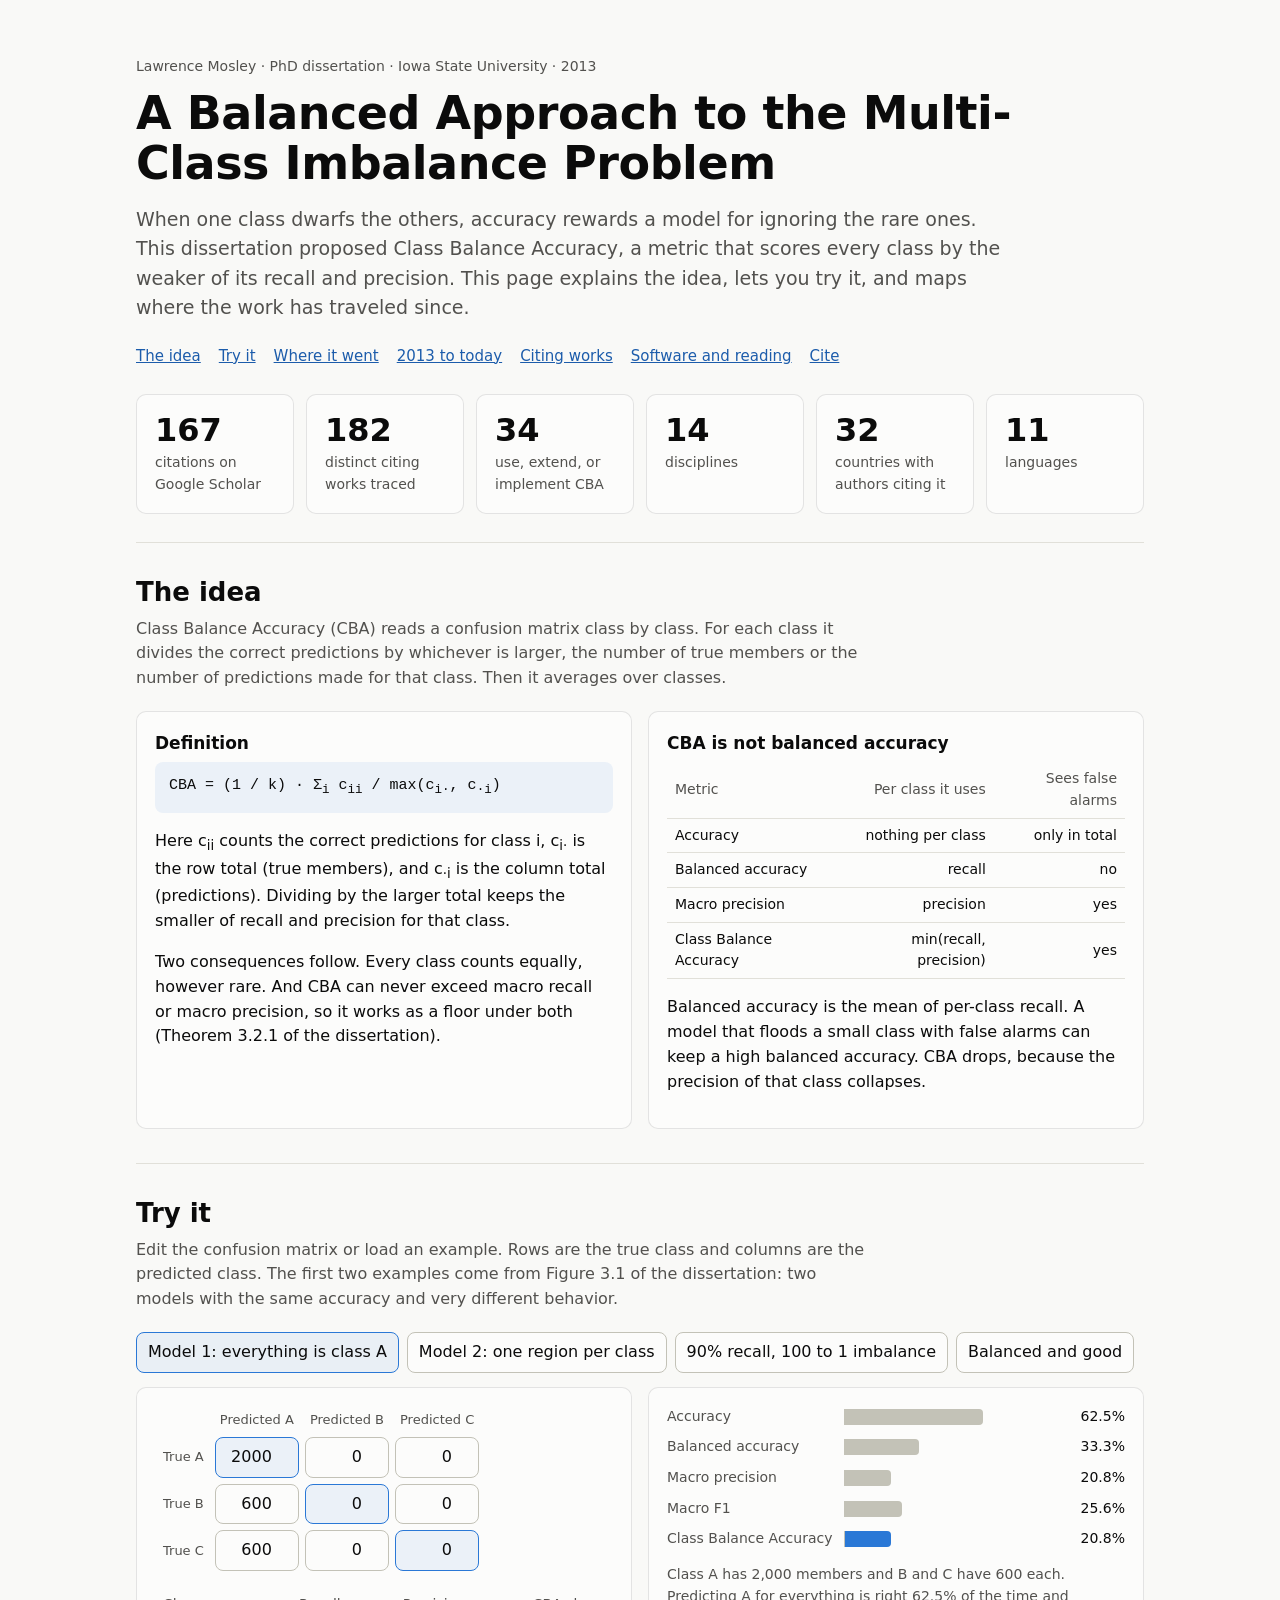
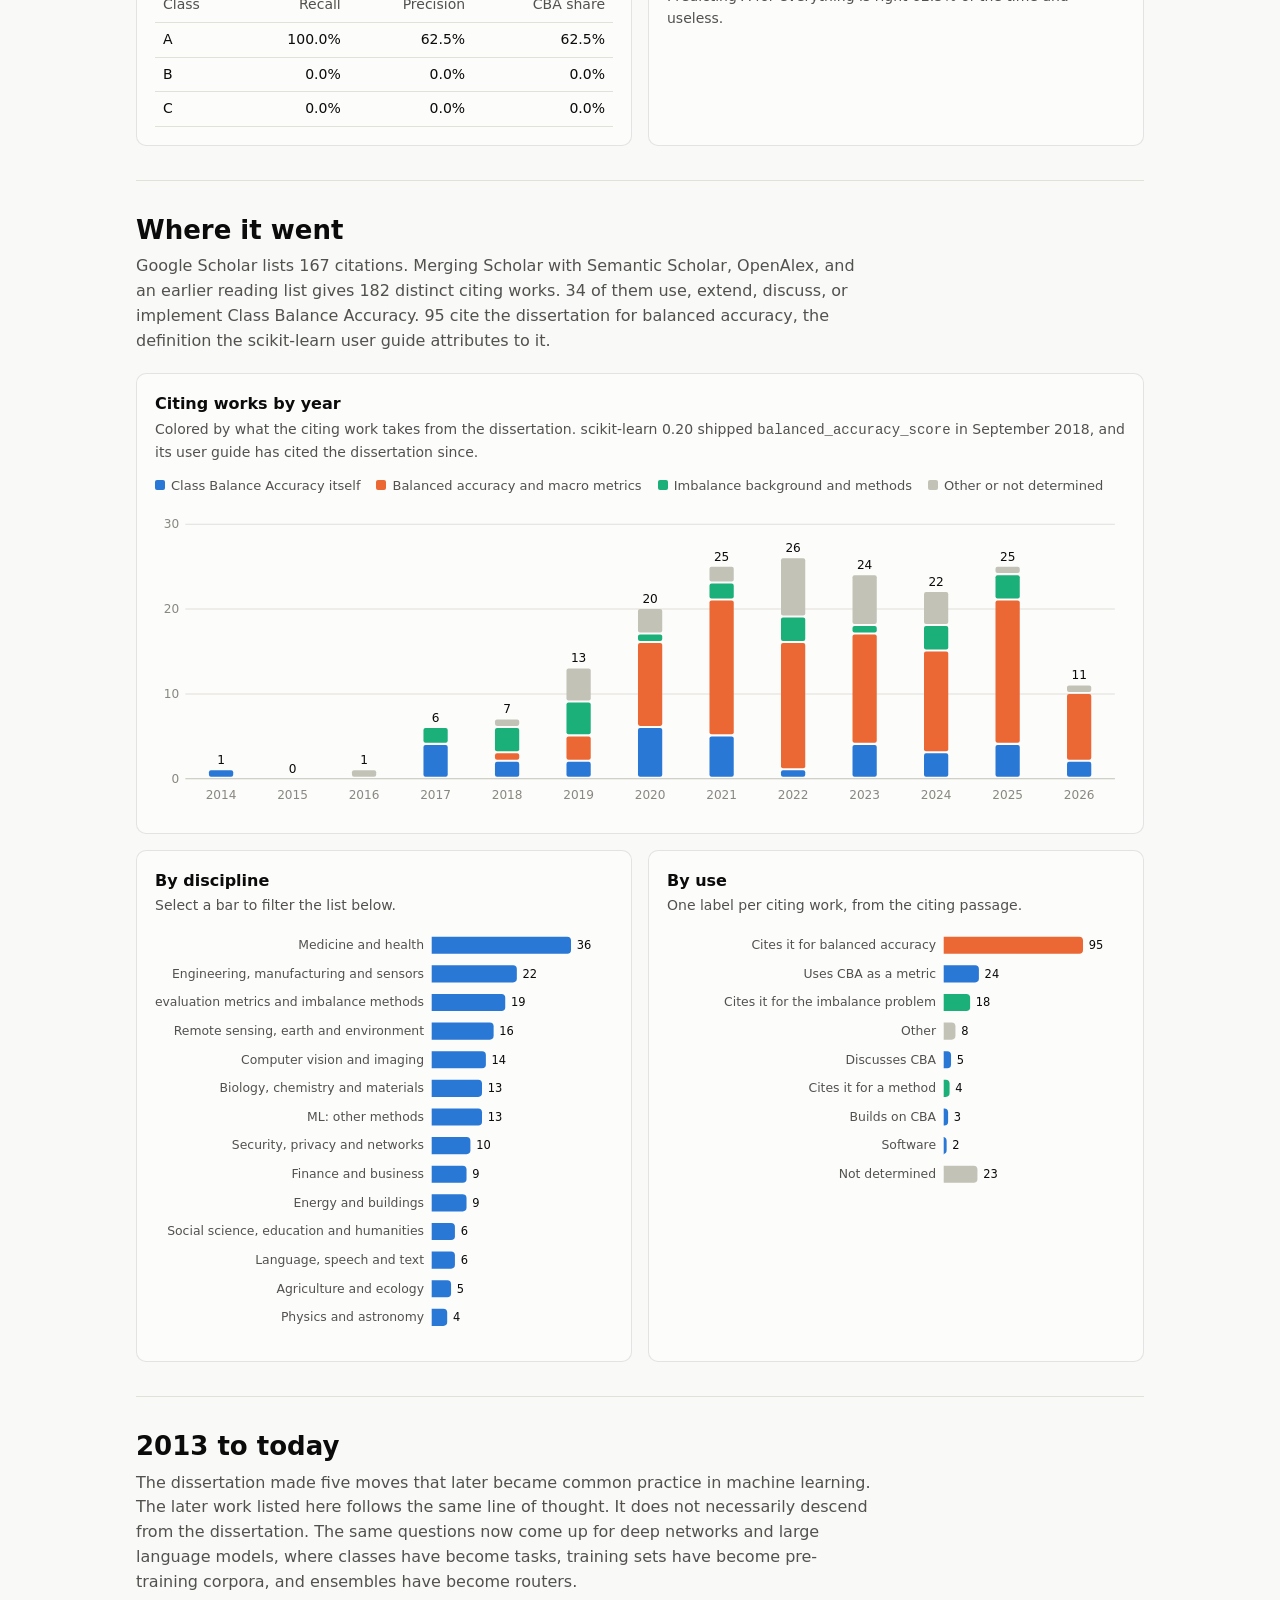
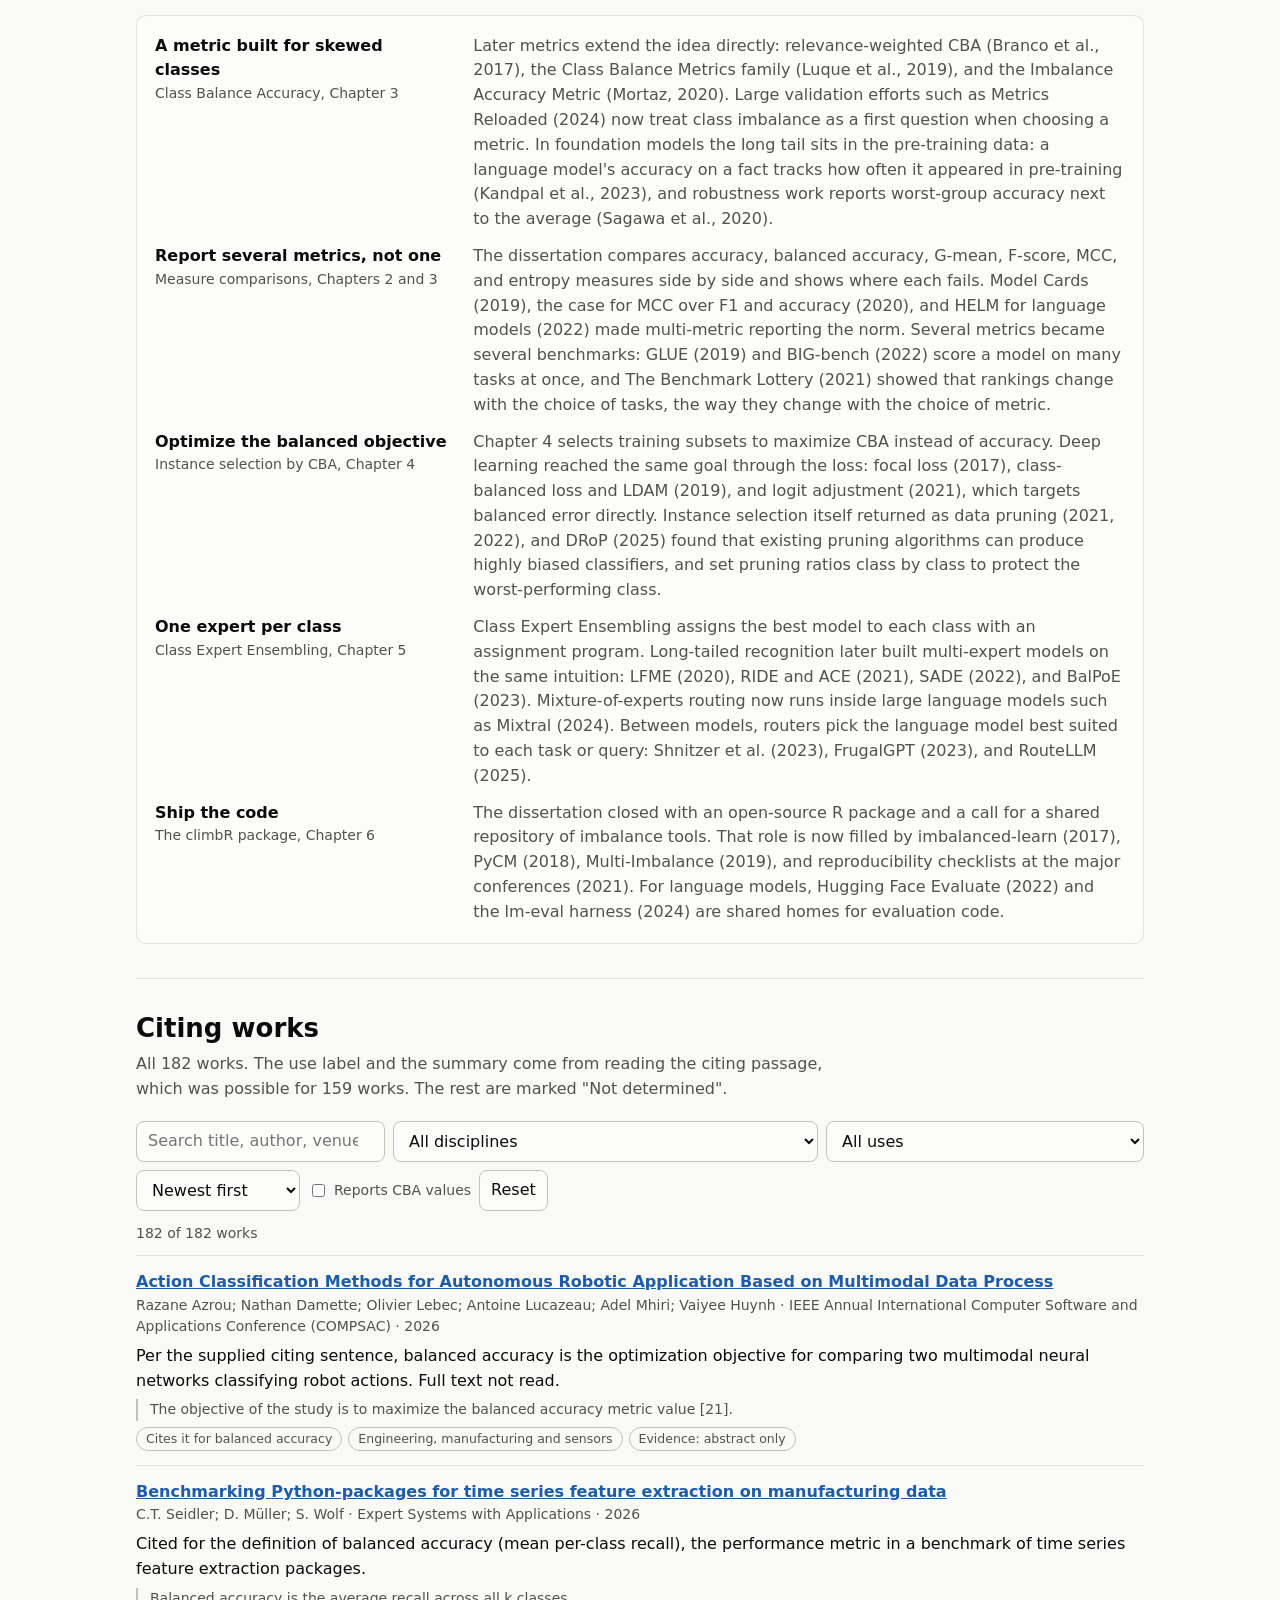
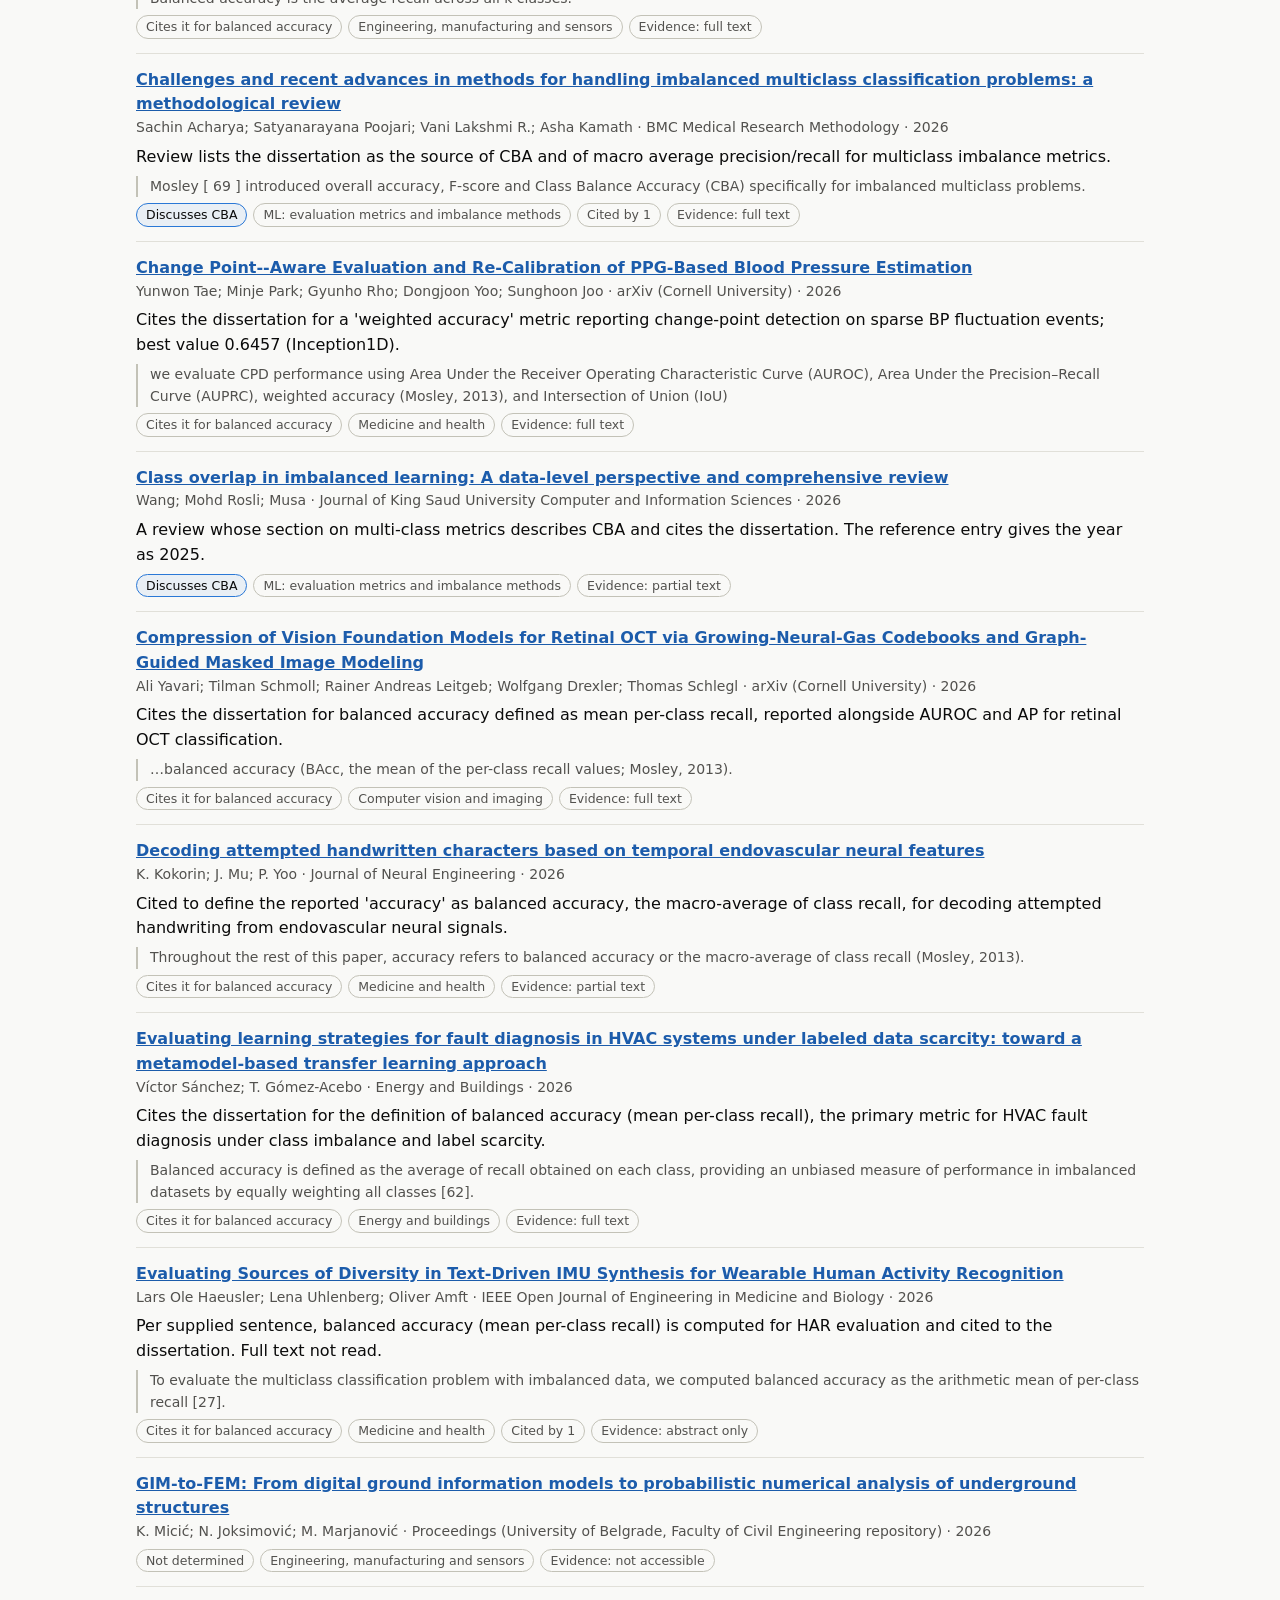
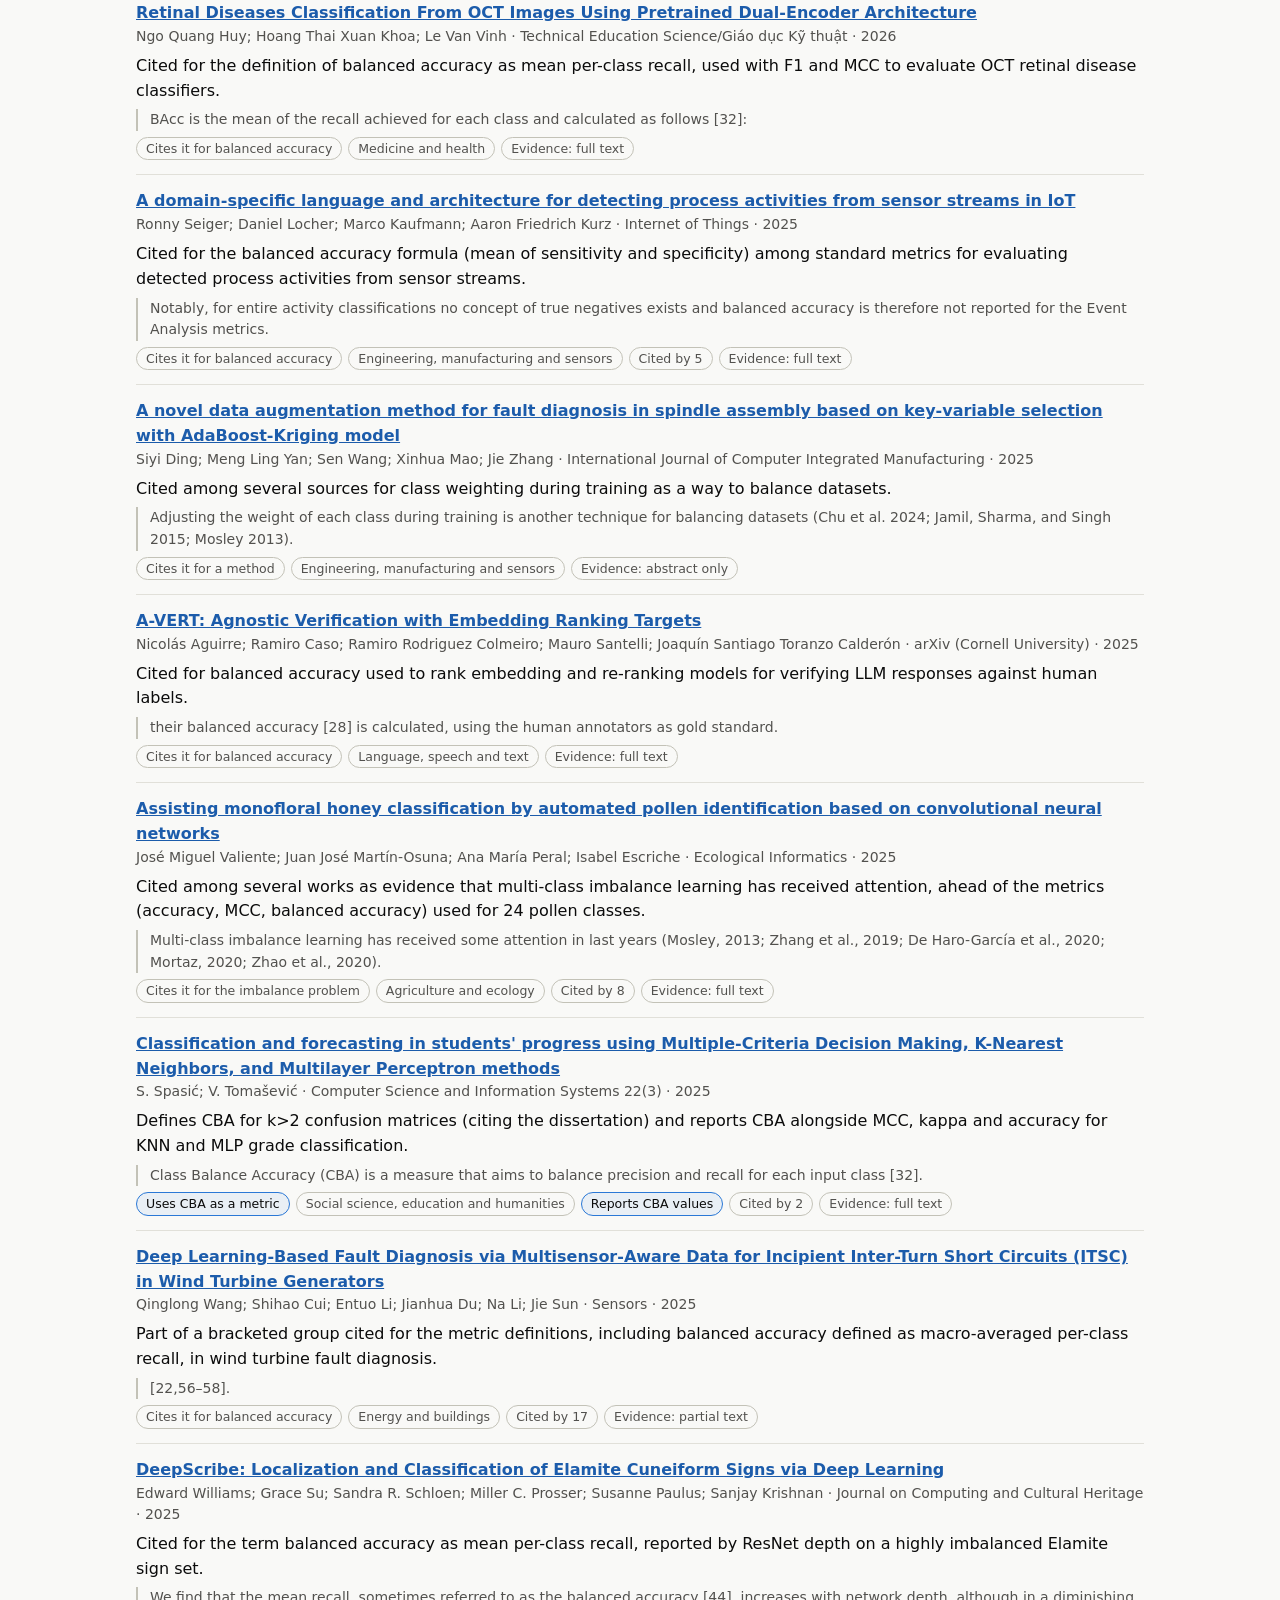
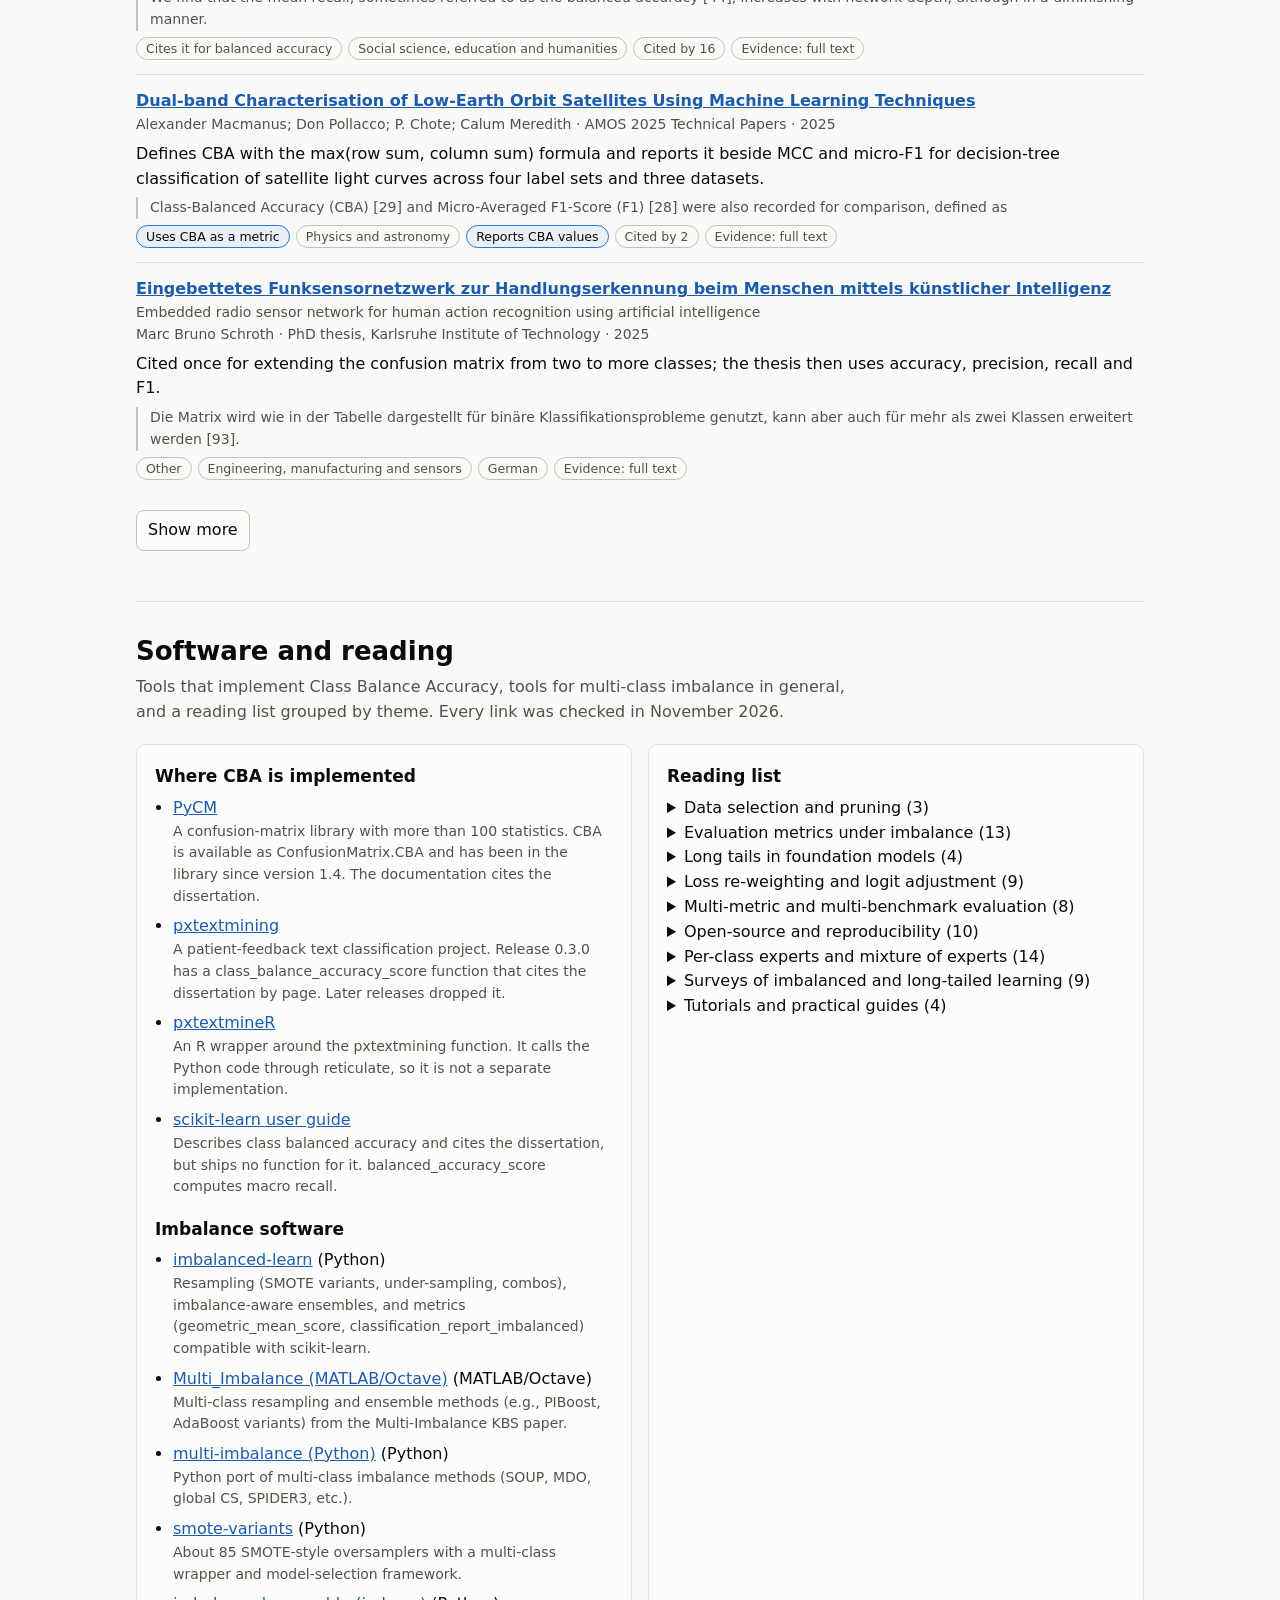
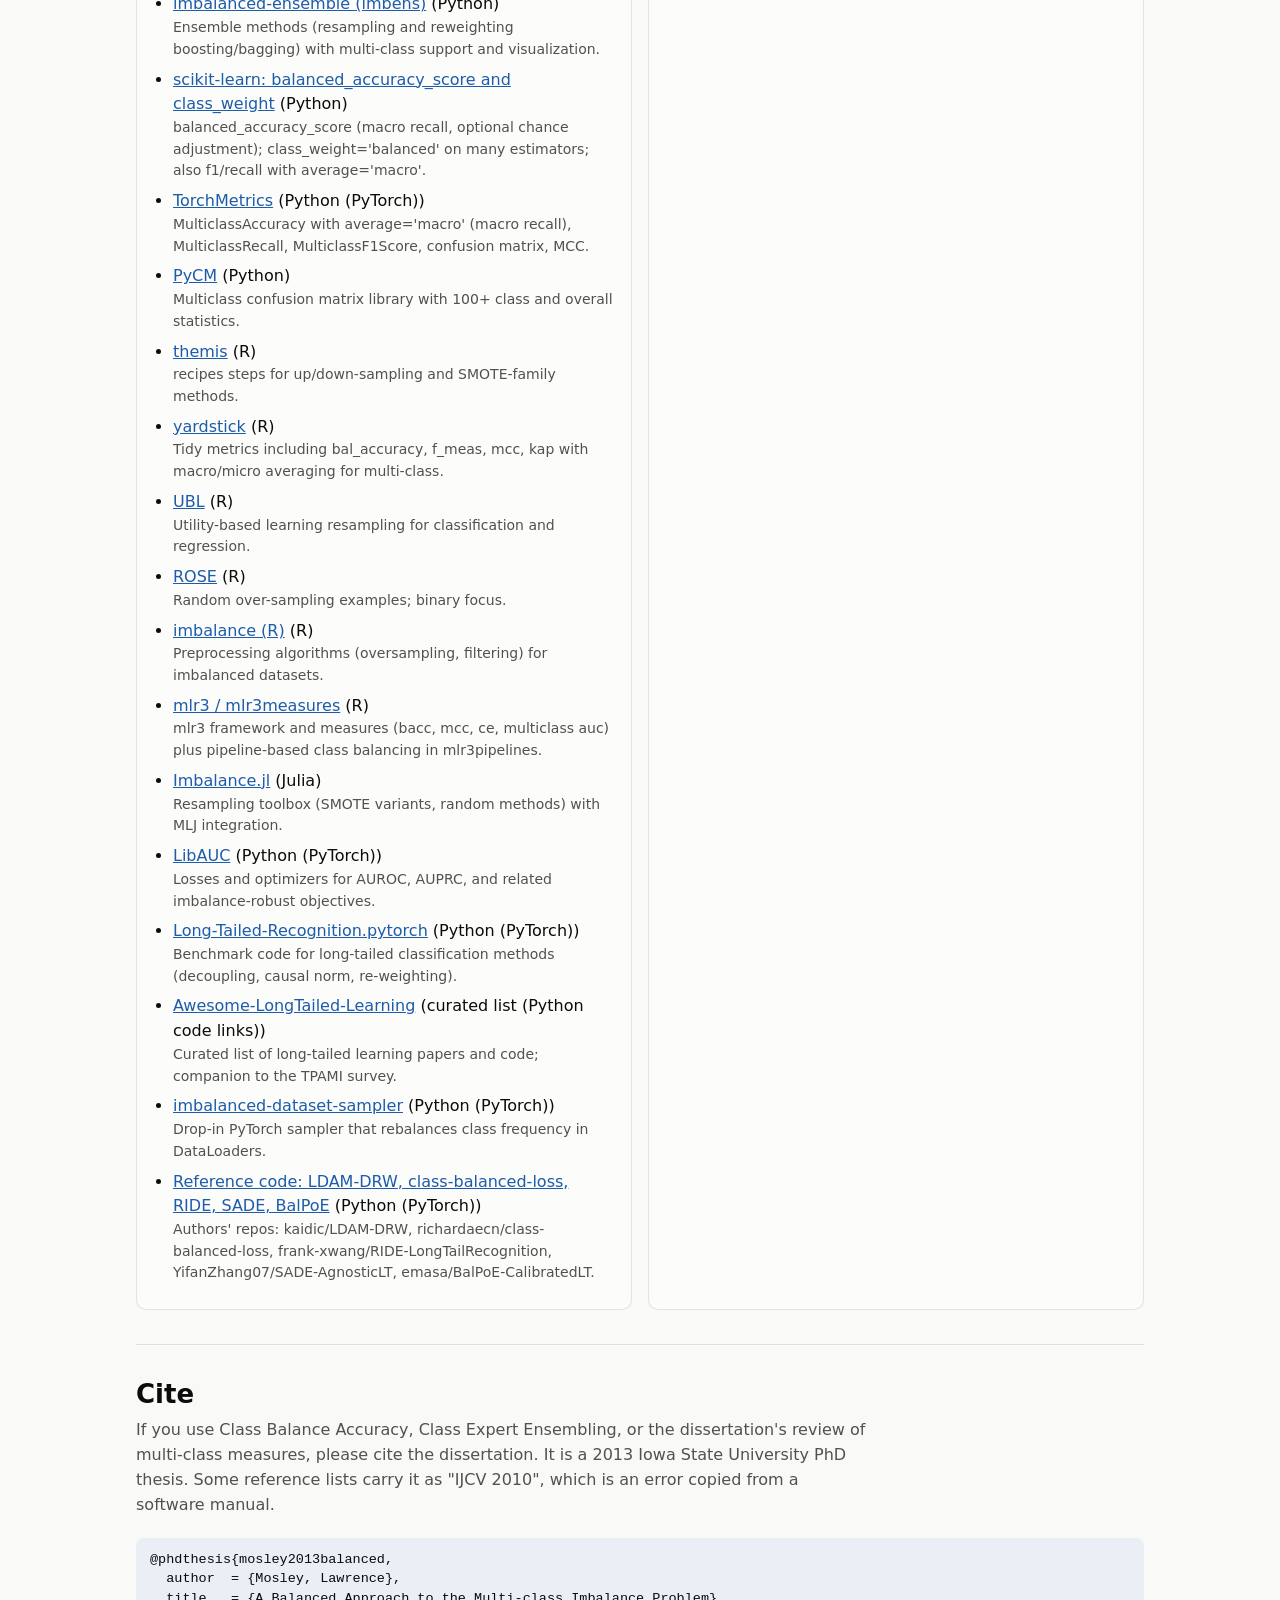
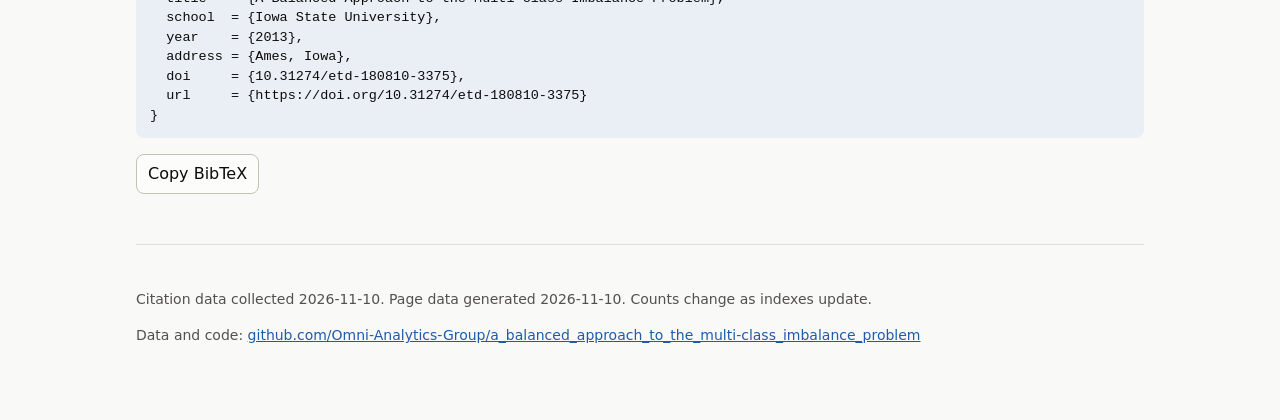
<file: docs/index.html>
<!doctype html>
<html lang="en">
<head>
  <meta charset="utf-8">
  <meta name="viewport" content="width=device-width, initial-scale=1">
  <title>A Balanced Approach to the Multi-Class Imbalance Problem</title>
  <meta name="description" content="Class Balance Accuracy, the 2013 dissertation that introduced it, the works that cite it, and a guide to modern multi-class imbalance research.">
  <link rel="stylesheet" href="style.css">
</head>
<body>
  <div class="wrap">
    <header class="hero">
      <p class="eyebrow">Lawrence Mosley · PhD dissertation · Iowa State University · 2013</p>
      <h1>A Balanced Approach to the Multi-Class Imbalance Problem</h1>
      <p class="lede">When one class dwarfs the others, accuracy rewards a model for ignoring the rare ones. This dissertation proposed Class Balance Accuracy, a metric that scores every class by the weaker of its recall and precision. This page explains the idea, lets you try it, and maps where the work has traveled since.</p>
      <nav class="jump" aria-label="Sections">
        <a href="#idea">The idea</a>
        <a href="#try">Try it</a>
        <a href="#impact">Where it went</a>
        <a href="#lineage">2013 to today</a>
        <a href="#explorer">Citing works</a>
        <a href="#resources">Software and reading</a>
        <a href="#cite">Cite</a>
      </nav>
      <div class="tiles" id="tiles"></div>
    </header>

    <main>
      <section id="idea">
        <h2>The idea</h2>
        <p class="section-note">Class Balance Accuracy (CBA) reads a confusion matrix class by class. For each class it divides the correct predictions by whichever is larger, the number of true members or the number of predictions made for that class. Then it averages over classes.</p>
        <div class="two-col">
          <div class="card">
            <h3>Definition</h3>
            <div class="formula">CBA = (1 / k) · Σ<sub>i</sub> c<sub>ii</sub> / max(c<sub>i·</sub>, c<sub>·i</sub>)</div>
            <p>Here c<sub>ii</sub> counts the correct predictions for class i, c<sub>i·</sub> is the row total (true members), and c<sub>·i</sub> is the column total (predictions). Dividing by the larger total keeps the smaller of recall and precision for that class.</p>
            <p>Two consequences follow. Every class counts equally, however rare. And CBA can never exceed macro recall or macro precision, so it works as a floor under both (Theorem 3.2.1 of the dissertation).</p>
          </div>
          <div class="card">
            <h3>CBA is not balanced accuracy</h3>
            <table class="plain">
              <thead><tr><th>Metric</th><th>Per class it uses</th><th>Sees false alarms</th></tr></thead>
              <tbody>
                <tr><td>Accuracy</td><td>nothing per class</td><td>only in total</td></tr>
                <tr><td>Balanced accuracy</td><td>recall</td><td>no</td></tr>
                <tr><td>Macro precision</td><td>precision</td><td>yes</td></tr>
                <tr><td>Class Balance Accuracy</td><td>min(recall, precision)</td><td>yes</td></tr>
              </tbody>
            </table>
            <p>Balanced accuracy is the mean of per-class recall. A model that floods a small class with false alarms can keep a high balanced accuracy. CBA drops, because the precision of that class collapses.</p>
          </div>
        </div>
      </section>

      <section id="try">
        <h2>Try it</h2>
        <p class="section-note">Edit the confusion matrix or load an example. Rows are the true class and columns are the predicted class. The first two examples come from Figure 3.1 of the dissertation: two models with the same accuracy and very different behavior.</p>
        <div class="presets" id="presets"></div>
        <div class="two-col">
          <div class="card">
            <table class="matrix" id="matrix" aria-label="Confusion matrix"></table>
            <table class="plain" id="per-class" style="margin-top:14px"></table>
          </div>
          <div class="card">
            <div class="bars" id="metric-bars"></div>
            <p id="calc-note" class="chart-sub" style="margin-top:14px"></p>
          </div>
        </div>
      </section>

      <section id="impact">
        <h2>Where it went</h2>
        <p class="section-note" id="impact-note"></p>
        <div class="card" style="margin-bottom:16px">
          <p class="chart-title">Citing works by year</p>
          <p class="chart-sub">Colored by what the citing work takes from the dissertation. scikit-learn 0.20 shipped <code>balanced_accuracy_score</code> in September 2018, and its user guide has cited the dissertation since.</p>
          <div class="legend" id="year-legend"></div>
          <div id="year-chart"></div>
        </div>
        <div class="two-col">
          <div class="card">
            <p class="chart-title">By discipline</p>
            <p class="chart-sub">Select a bar to filter the list below.</p>
            <div id="discipline-chart"></div>
          </div>
          <div class="card">
            <p class="chart-title">By use</p>
            <p class="chart-sub">One label per citing work, from the citing passage.</p>
            <div id="usage-chart"></div>
          </div>
        </div>
      </section>

      <section id="lineage">
        <h2>2013 to today</h2>
        <p class="section-note">The dissertation made five moves that later became common practice in machine learning. The later work listed here follows the same line of thought. It does not necessarily descend from the dissertation. The same questions now come up for deep networks and large language models, where classes have become tasks, training sets have become pre-training corpora, and ensembles have become routers.</p>
        <div class="card lineage">
          <div class="row">
            <div><div class="then">A metric built for skewed classes</div><div class="chapter">Class Balance Accuracy, Chapter 3</div></div>
            <p>Later metrics extend the idea directly: relevance-weighted CBA (Branco et al., 2017), the Class Balance Metrics family (Luque et al., 2019), and the Imbalance Accuracy Metric (Mortaz, 2020). Large validation efforts such as Metrics Reloaded (2024) now treat class imbalance as a first question when choosing a metric. In foundation models the long tail sits in the pre-training data: a language model's accuracy on a fact tracks how often it appeared in pre-training (Kandpal et al., 2023), and robustness work reports worst-group accuracy next to the average (Sagawa et al., 2020).</p>
          </div>
          <div class="row">
            <div><div class="then">Report several metrics, not one</div><div class="chapter">Measure comparisons, Chapters 2 and 3</div></div>
            <p>The dissertation compares accuracy, balanced accuracy, G-mean, F-score, MCC, and entropy measures side by side and shows where each fails. Model Cards (2019), the case for MCC over F1 and accuracy (2020), and HELM for language models (2022) made multi-metric reporting the norm. Several metrics became several benchmarks: GLUE (2019) and BIG-bench (2022) score a model on many tasks at once, and The Benchmark Lottery (2021) showed that rankings change with the choice of tasks, the way they change with the choice of metric.</p>
          </div>
          <div class="row">
            <div><div class="then">Optimize the balanced objective</div><div class="chapter">Instance selection by CBA, Chapter 4</div></div>
            <p>Chapter 4 selects training subsets to maximize CBA instead of accuracy. Deep learning reached the same goal through the loss: focal loss (2017), class-balanced loss and LDAM (2019), and logit adjustment (2021), which targets balanced error directly. Instance selection itself returned as data pruning (2021, 2022), and DRoP (2025) found that existing pruning algorithms can produce highly biased classifiers, and set pruning ratios class by class to protect the worst-performing class.</p>
          </div>
          <div class="row">
            <div><div class="then">One expert per class</div><div class="chapter">Class Expert Ensembling, Chapter 5</div></div>
            <p>Class Expert Ensembling assigns the best model to each class with an assignment program. Long-tailed recognition later built multi-expert models on the same intuition: LFME (2020), RIDE and ACE (2021), SADE (2022), and BalPoE (2023). Mixture-of-experts routing now runs inside large language models such as Mixtral (2024). Between models, routers pick the language model best suited to each task or query: Shnitzer et al. (2023), FrugalGPT (2023), and RouteLLM (2025).</p>
          </div>
          <div class="row">
            <div><div class="then">Ship the code</div><div class="chapter">The climbR package, Chapter 6</div></div>
            <p>The dissertation closed with an open-source R package and a call for a shared repository of imbalance tools. That role is now filled by imbalanced-learn (2017), PyCM (2018), Multi-Imbalance (2019), and reproducibility checklists at the major conferences (2021). For language models, Hugging Face Evaluate (2022) and the lm-eval harness (2024) are shared homes for evaluation code.</p>
          </div>
        </div>
      </section>

      <section id="explorer">
        <h2>Citing works</h2>
        <p class="section-note" id="explorer-note"></p>
        <div class="filters">
          <input type="search" id="search" placeholder="Search title, author, venue, or domain" aria-label="Search citing works">
          <select id="filter-discipline" aria-label="Discipline"></select>
          <select id="filter-usage" aria-label="Use"></select>
          <select id="sort" aria-label="Sort">
            <option value="year">Newest first</option>
            <option value="cited">Most cited first</option>
            <option value="title">Title A to Z</option>
          </select>
          <label class="check"><input type="checkbox" id="filter-values"> Reports CBA values</label>
          <button type="button" id="reset">Reset</button>
        </div>
        <div class="count" id="count" aria-live="polite"></div>
        <div id="works"></div>
        <p><button type="button" id="more">Show more</button></p>
      </section>

      <section id="resources">
        <h2>Software and reading</h2>
        <p class="section-note">Tools that implement Class Balance Accuracy, tools for multi-class imbalance in general, and a reading list grouped by theme. Every link was checked in November 2026.</p>
        <div class="two-col">
          <div class="card">
            <h3>Where CBA is implemented</h3>
            <ul class="resource-list" id="implementations"></ul>
            <h3 style="margin-top:18px">Imbalance software</h3>
            <ul class="resource-list" id="software"></ul>
          </div>
          <div class="card">
            <h3>Reading list</h3>
            <div id="reading"></div>
          </div>
        </div>
      </section>

      <section id="cite">
        <h2>Cite</h2>
        <p class="section-note">If you use Class Balance Accuracy, Class Expert Ensembling, or the dissertation's review of multi-class measures, please cite the dissertation. It is a 2013 Iowa State University PhD thesis. Some reference lists carry it as "IJCV 2010", which is an error copied from a software manual.</p>
        <pre id="bibtex">@phdthesis{mosley2013balanced,
  author  = {Mosley, Lawrence},
  title   = {A Balanced Approach to the Multi-class Imbalance Problem},
  school  = {Iowa State University},
  year    = {2013},
  address = {Ames, Iowa},
  doi     = {10.31274/etd-180810-3375},
  url     = {https://doi.org/10.31274/etd-180810-3375}
}</pre>
        <p><button type="button" id="copy-bibtex">Copy BibTeX</button></p>
      </section>
    </main>

    <footer>
      <p id="footer-note"></p>
      <p>Data and code: <a href="https://github.com/Omni-Analytics-Group/a_balanced_approach_to_the_multi-class_imbalance_problem">github.com/Omni-Analytics-Group/a_balanced_approach_to_the_multi-class_imbalance_problem</a></p>
    </footer>
  </div>
  <div id="tooltip" aria-hidden="true"></div>
  <script src="data.js"></script>
  <script src="app.js"></script>
</body>
</html>
</file>
<file: docs/style.css>
:root {
  color-scheme: light;
  --page: #f9f9f7;
  --surface: #fcfcfb;
  --ink: #0b0b0b;
  --ink-2: #52514e;
  --muted: #898781;
  --grid: #e1e0d9;
  --axis: #c3c2b7;
  --border: rgba(11, 11, 11, 0.1);
  --series-1: #2a78d6;
  --series-2: #eb6834;
  --series-3: #1baf7a;
  --neutral: #c3c2b7;
  --link: #1c5cab;
  --wash: rgba(42, 120, 214, 0.08);
}

@media (prefers-color-scheme: dark) {
  :root {
    color-scheme: dark;
    --page: #0d0d0d;
    --surface: #1a1a19;
    --ink: #f0efec;
    --ink-2: #c3c2b7;
    --muted: #898781;
    --grid: #2c2c2a;
    --axis: #383835;
    --border: rgba(255, 255, 255, 0.1);
    --series-1: #3987e5;
    --series-2: #d95926;
    --series-3: #199e70;
    --neutral: #52514e;
    --link: #86b6ef;
    --wash: rgba(57, 135, 229, 0.14);
  }
}

* {
  box-sizing: border-box;
}

html {
  scroll-behavior: smooth;
}

body {
  margin: 0;
  background: var(--page);
  color: var(--ink);
  font-family: system-ui, -apple-system, "Segoe UI", sans-serif;
  font-size: 16px;
  line-height: 1.55;
}

a {
  color: var(--link);
}

.wrap {
  max-width: 1040px;
  margin: 0 auto;
  padding: 0 16px;
}

header.hero {
  padding: 56px 0 28px;
}

.eyebrow {
  color: var(--ink-2);
  font-size: 14px;
  margin: 0 0 10px;
}

h1 {
  font-size: clamp(30px, 5vw, 46px);
  line-height: 1.1;
  margin: 0 0 16px;
  letter-spacing: -0.01em;
}

.lede {
  font-size: 19px;
  color: var(--ink-2);
  max-width: 46em;
  margin: 0 0 22px;
}

nav.jump {
  display: flex;
  flex-wrap: wrap;
  gap: 8px 18px;
  font-size: 15px;
}

section {
  padding: 34px 0;
  border-top: 1px solid var(--grid);
}

h2 {
  font-size: 26px;
  line-height: 1.2;
  margin: 0 0 8px;
}

h3 {
  font-size: 17px;
  margin: 0 0 6px;
}

.section-note {
  color: var(--ink-2);
  max-width: 46em;
  margin: 0 0 20px;
}

.card {
  background: var(--surface);
  border: 1px solid var(--border);
  border-radius: 10px;
  padding: 18px;
}

.tiles {
  display: grid;
  grid-template-columns: repeat(auto-fit, minmax(150px, 1fr));
  gap: 12px;
  margin-top: 26px;
}

.tile .value {
  font-size: 32px;
  font-weight: 600;
  line-height: 1.1;
}

.tile .label {
  color: var(--ink-2);
  font-size: 14px;
  margin-top: 4px;
}

.two-col {
  display: grid;
  grid-template-columns: repeat(auto-fit, minmax(300px, 1fr));
  gap: 16px;
}

.formula {
  font-family: ui-monospace, SFMono-Regular, Menlo, monospace;
  font-size: 15px;
  background: var(--wash);
  border-radius: 8px;
  padding: 12px 14px;
  overflow-x: auto;
  white-space: nowrap;
}

/* Calculator */
.presets {
  display: flex;
  flex-wrap: wrap;
  gap: 8px;
  margin-bottom: 14px;
}

button,
select,
input[type="search"],
input[type="number"] {
  font: inherit;
  color: var(--ink);
  background: var(--surface);
  border: 1px solid var(--axis);
  border-radius: 8px;
  padding: 7px 11px;
}

button {
  cursor: pointer;
}

button:hover,
button[aria-pressed="true"] {
  background: var(--wash);
  border-color: var(--series-1);
}

table.matrix {
  border-collapse: collapse;
  font-variant-numeric: tabular-nums;
}

table.matrix th {
  font-weight: 500;
  font-size: 13px;
  color: var(--ink-2);
  padding: 4px 8px;
  text-align: center;
}

table.matrix td {
  padding: 3px;
}

table.matrix input {
  width: 84px;
  text-align: right;
}

table.matrix td.diagonal input {
  border-color: var(--series-1);
  background: var(--wash);
}

.bars {
  display: grid;
  grid-template-columns: max-content 1fr max-content;
  gap: 9px 12px;
  align-items: center;
}

.bars .name {
  font-size: 14px;
  color: var(--ink-2);
}

.bars .track {
  height: 16px;
  background: transparent;
  border-left: 1px solid var(--axis);
}

.bars .fill {
  height: 16px;
  min-width: 1px;
  border-radius: 0 4px 4px 0;
  background: var(--neutral);
  transition: width 0.2s ease;
}

.bars .fill.accent {
  background: var(--series-1);
}

.bars .number {
  font-variant-numeric: tabular-nums;
  font-size: 14px;
  min-width: 3.4em;
  text-align: right;
}

table.plain {
  border-collapse: collapse;
  width: 100%;
  font-size: 14px;
  font-variant-numeric: tabular-nums;
}

table.plain th,
table.plain td {
  text-align: right;
  padding: 6px 8px;
  border-bottom: 1px solid var(--grid);
}

table.plain th:first-child,
table.plain td:first-child {
  text-align: left;
}

table.plain th {
  color: var(--ink-2);
  font-weight: 500;
}

/* Charts */
.chart-title {
  font-weight: 600;
  margin: 0 0 2px;
}

.chart-sub {
  color: var(--ink-2);
  font-size: 14px;
  margin: 0 0 12px;
}

.legend {
  display: flex;
  flex-wrap: wrap;
  gap: 6px 16px;
  font-size: 13px;
  color: var(--ink-2);
  margin-bottom: 8px;
}

.legend .swatch {
  display: inline-block;
  width: 10px;
  height: 10px;
  border-radius: 2px;
  margin-right: 6px;
}

svg text {
  font-family: inherit;
  fill: var(--muted);
  font-size: 12px;
}

svg text.value {
  fill: var(--ink);
}

svg text.label {
  fill: var(--ink-2);
  font-size: 13px;
}

svg .hit {
  cursor: pointer;
}

/* Marks and labels sit above the hit areas, so let pointer events pass through them. */
svg .mark,
svg text {
  pointer-events: none;
}

svg .hit:focus-visible {
  outline: 2px solid var(--series-1);
  outline-offset: -2px;
}

svg .hit:hover + .mark,
svg .hit:focus + .mark {
  opacity: 0.8;
}

#tooltip {
  position: fixed;
  pointer-events: none;
  background: var(--ink);
  color: var(--surface);
  font-size: 13px;
  line-height: 1.4;
  padding: 7px 10px;
  border-radius: 6px;
  max-width: 280px;
  z-index: 10;
  opacity: 0;
  transition: opacity 0.08s;
  white-space: pre-line;
}

/* Lineage */
.lineage {
  display: grid;
  gap: 12px;
}

.lineage .row {
  display: grid;
  grid-template-columns: minmax(180px, 1fr) 2.2fr;
  gap: 8px 22px;
}

.lineage .then {
  font-weight: 600;
}

.lineage .chapter {
  color: var(--ink-2);
  font-size: 14px;
}

.lineage p {
  margin: 0;
  color: var(--ink-2);
}

@media (max-width: 640px) {
  .lineage .row {
    grid-template-columns: 1fr;
  }
}

/* Explorer */
.filters {
  display: flex;
  flex-wrap: wrap;
  gap: 8px;
  margin-bottom: 12px;
}

.filters input[type="search"] {
  flex: 1 1 220px;
}

.filters label.check {
  display: inline-flex;
  align-items: center;
  gap: 6px;
  font-size: 14px;
  color: var(--ink-2);
}

.count {
  color: var(--ink-2);
  font-size: 14px;
  margin-bottom: 10px;
}

.work {
  padding: 14px 0;
  border-top: 1px solid var(--grid);
}

.work .title {
  font-weight: 600;
}

.work .meta {
  color: var(--ink-2);
  font-size: 14px;
}

.work .how {
  margin: 6px 0 0;
}

.work blockquote {
  margin: 6px 0 0;
  padding-left: 12px;
  border-left: 2px solid var(--axis);
  color: var(--ink-2);
  font-size: 14px;
}

.chips {
  display: flex;
  flex-wrap: wrap;
  gap: 6px;
  margin-top: 6px;
}

.chip {
  font-size: 12.5px;
  color: var(--ink-2);
  border: 1px solid var(--axis);
  border-radius: 999px;
  padding: 1px 9px;
}

.chip.cba {
  border-color: var(--series-1);
  background: var(--wash);
  color: var(--ink);
}

.resource-list {
  margin: 0;
  padding-left: 18px;
}

.resource-list li {
  margin-bottom: 7px;
}

.resource-list .aside {
  color: var(--ink-2);
  font-size: 14px;
}

pre {
  background: var(--wash);
  border-radius: 8px;
  padding: 12px 14px;
  overflow-x: auto;
  font-size: 13.5px;
  line-height: 1.45;
}

footer {
  padding: 30px 0 60px;
  color: var(--ink-2);
  font-size: 14px;
  border-top: 1px solid var(--grid);
}
</file>
